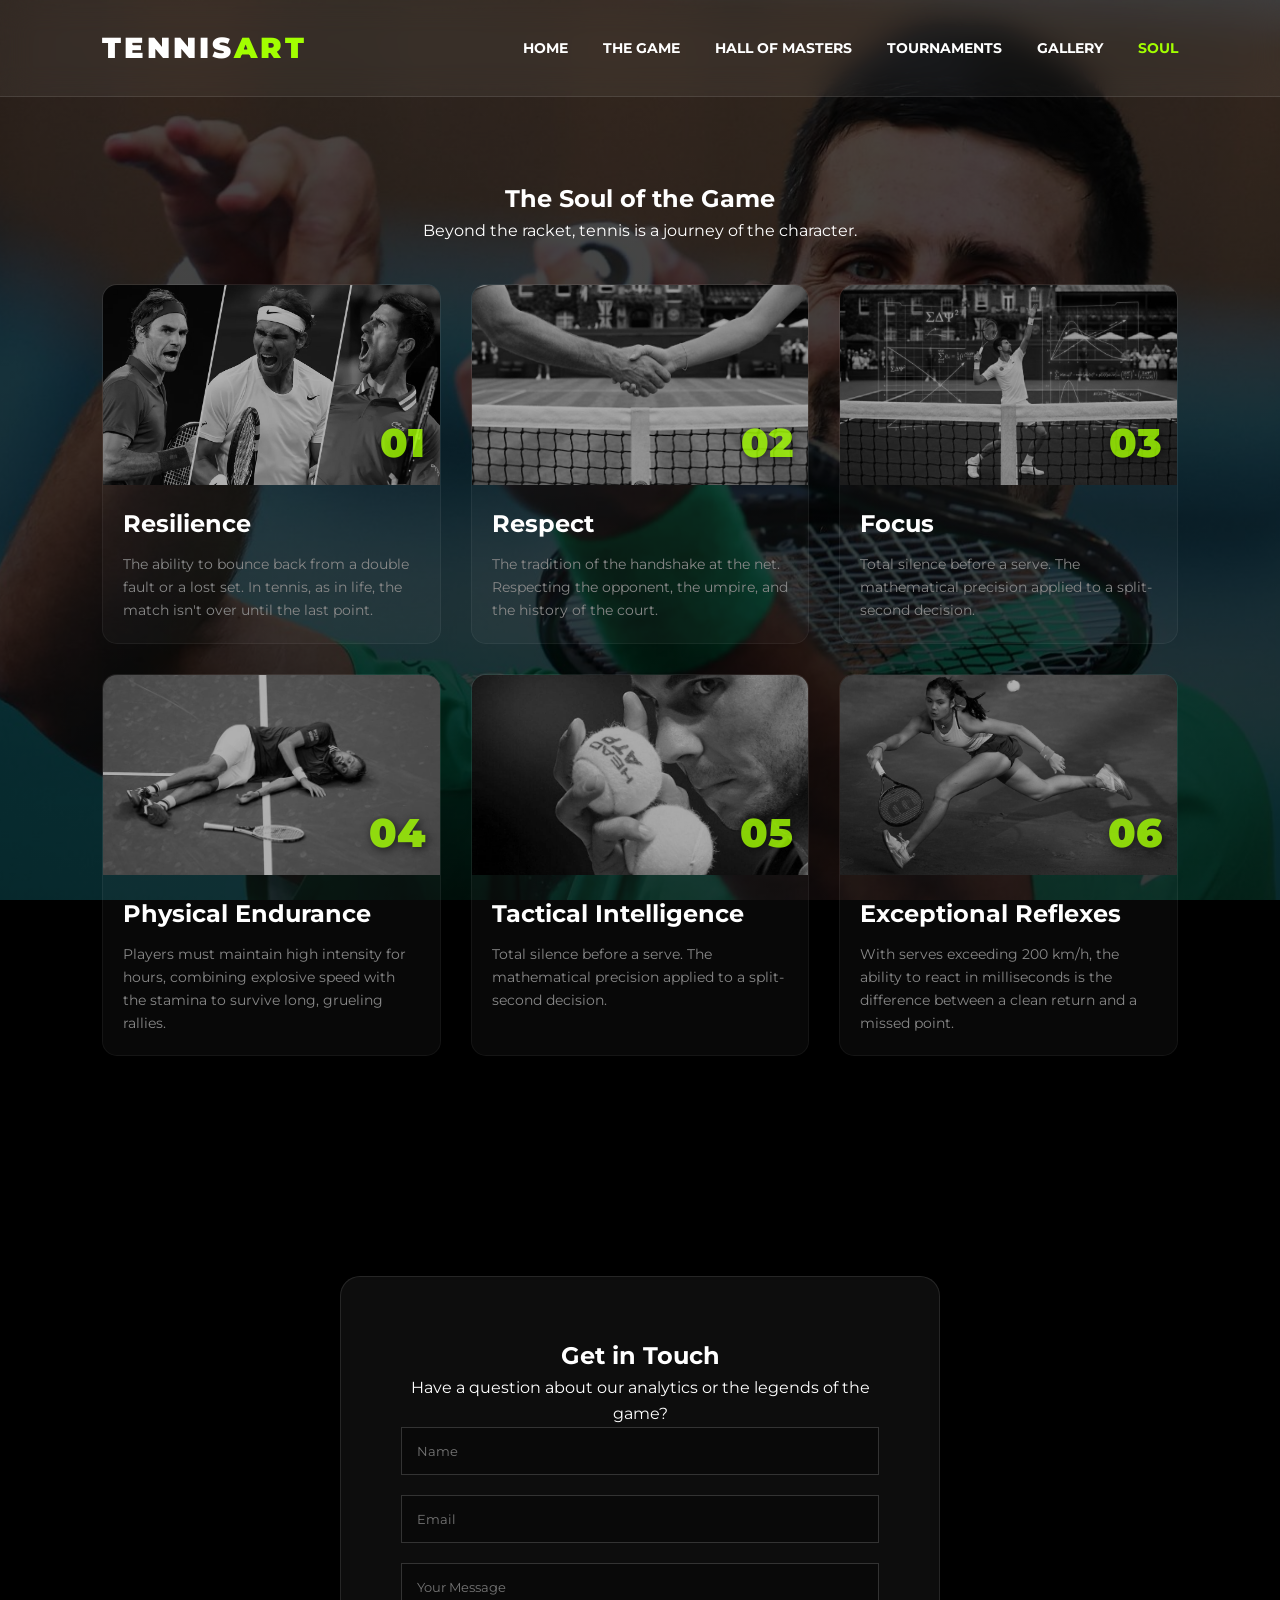
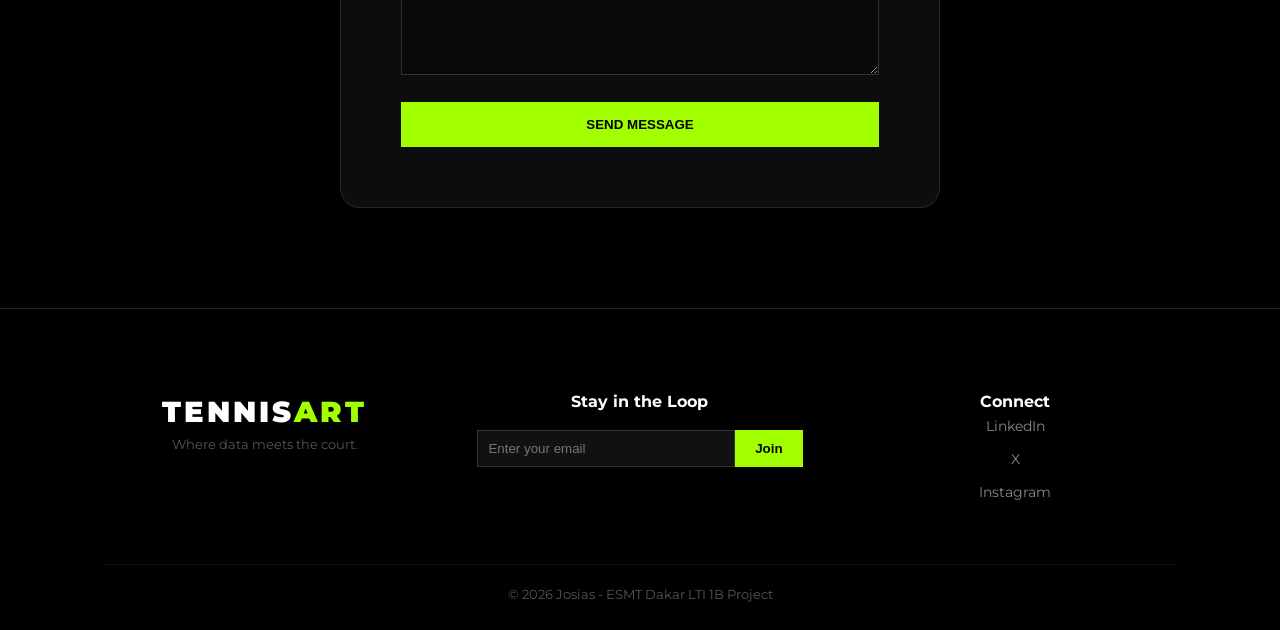
<file: contact.html>
<!DOCTYPE html>
<html lang="en">
<head>
    <meta charset="UTF-8">
    <meta name="viewport" content="width=device-width, initial-scale=1.0">
    <meta name="description" content="Découvrez l'art du tennis à travers une galerie exclusive de moments légendaires, de tournois et de maîtres du jeu.">

    <meta name="keywords" content="Tennis, Galerie, Tournois, Masters, Sport, Portfolio">

    <meta property="og:title" content="TennisArt - L'excellence du tennis">
    <meta property="og:description" content="Une collection visuelle des plus grands moments du tennis mondial.">
    <title>The Soul | Tennis Excellence</title>
    <link rel="stylesheet" href="style.css">
    <link href="https://fonts.googleapis.com/css2?family=Montserrat:wght@300;700;900&display=swap" rel="stylesheet">
</head>
<body>
    <div class="page-bg-visual"></div>
    <header>
        <nav class="navbar">
            <div class="logo">TENNIS<span>ART</span></div>
            <div class="burger" id="burger">
                <span></span>
                <span></span>
                <span></span>
           </div>
            <ul class="nav-links" id="nav-links">
                <li><a href="index.html">Home</a></li>
                <li><a href="thegame.html">The Game</a></li>
                <li><a href="hallofmasters.html">Hall of Masters</a></li>
                <li><a href="tournaments.html">Tournaments</a></li>
                <li><a href="gallery.html">Gallery</a></li>
                <li><a href="contact.html" class="active">Soul</a></li>
            </ul>
        </nav>
    </header>

    <main class="soul-page">
        <section class="values-section">
    <div class="section-intro">
        <h1>The Soul of the <span>Game</span></h1>
        <p>Beyond the racket, tennis is a journey of the character.</p>
    </div>

    <div class="values-grid">
        <div class="value-card">
            <div class="value-image-container">
                <div class="icon">01</div>
                <img src="./assets/images/federer-nadal-djokovic-1.jpg" alt="Resilience">
            </div>
            <h3>Resilience</h3>
            <p>The ability to bounce back from a double fault or a lost set. In tennis, as in life, the match isn't over until the last point.</p>
        </div>

        <div class="value-card">
            <div class="value-image-container">
                <div class="icon">02</div>
                <img src="./assets/images/Screenshot 2026-03-06 012708.jpg" alt="Respect">
            </div>
            <h3>Respect</h3>
            <p>The tradition of the handshake at the net. Respecting the opponent, the umpire, and the history of the court.</p>
        </div>

        <div class="value-card">
            <div class="value-image-container">
                <div class="icon">03</div>
                <img src="./assets/images/Screenshot 2026-03-06 012924.jpg" alt="Focus">
            </div>
            <h3>Focus</h3>
            <p>Total silence before a serve. The mathematical precision applied to a split-second decision.</p>
        </div>
        <div class="value-card">
            <div class="value-image-container">
                <div class="icon">04</div>
                <img src="./assets/images/bddedccc698d6fcb434c7beab1f583b1.jpg" alt="Focus">
            </div>
            <h3>Physical Endurance</h3>
            <p>Players must maintain high intensity for hours, combining explosive speed with the stamina to survive long, grueling rallies.</p>
        </div>
        <div class="value-card">
            <div class="value-image-container">
                <div class="icon">05</div>
                <img src="./assets/images/765b0376fe409e193bb8d04f63bb02c4.jpg" alt="Focus">
            </div>
            <h3>Tactical Intelligence</h3>
            <p>Total silence before a serve. The mathematical precision applied to a split-second decision.</p>
        </div>
        <div class="value-card">
            <div class="value-image-container">
                <div class="icon">06</div>
                <img src="./assets/images/a2290f6eb23b2946c9d8c5043606f47c.jpg" alt="Focus">
            </div>
            <h3>Exceptional Reflexes</h3>
            <p>With serves exceeding 200 km/h, the ability to react in milliseconds is the difference between a clean return and a missed point.</p>
        </div>
    </div>
</section>
        <section class="contact-wrapper">
            <div class="contact-card">
                <h2>Get in Touch</h2>
                <p>Have a question about our analytics or the legends of the game?</p>
                
                <form id="tennis-form">
                    <div class="input-group">
                        <input type="text" placeholder="Name" required>
                    </div>
                    <div class="input-group">
                        <input type="email" placeholder="Email" required>
                    </div>
                    <div class="input-group">
                        <textarea placeholder="Your Message" rows="5" required></textarea>
                    </div>
                    <button type="submit" class="soul-button">Send Message</button>
                </form>
            </div>
        </section>
    </main>

    <footer class="pro-footer">
        <div class="footer-grid">
            <div class="footer-brand">
                <div class="logo">TENNIS<span>ART</span></div>
                <p>Where data meets the court.</p>
            </div>
            
            <div class="footer-newsletter">
                <h4>Stay in the Loop</h4>
                <div class="newsletter-form">
                    <input type="email" placeholder="Enter your email">
                    <button>Join</button>
                </div>
            </div>

            <div class="footer-social">
                <h4>Connect</h4>
                <div class="social-icons">
                    <a href="#">LinkedIn</a>
                    <a href="#">X</a>
                    <a href="#">Instagram</a>
                </div>
            </div>
        </div>
        <div class="footer-bottom">
            <p>&copy; 2026 Josias - ESMT Dakar LTI 1B Project</p>
        </div>
    </footer>
   <script>
        const burger = document.getElementById('burger');
        const navLinks = document.getElementById('nav-links');

        
        if (burger && navLinks) {
            burger.addEventListener('click', () => {
                
                navLinks.classList.toggle('active');
                burger.classList.toggle('toggle');
            });
        }
    </script>

    
</body>
</html>
</file>
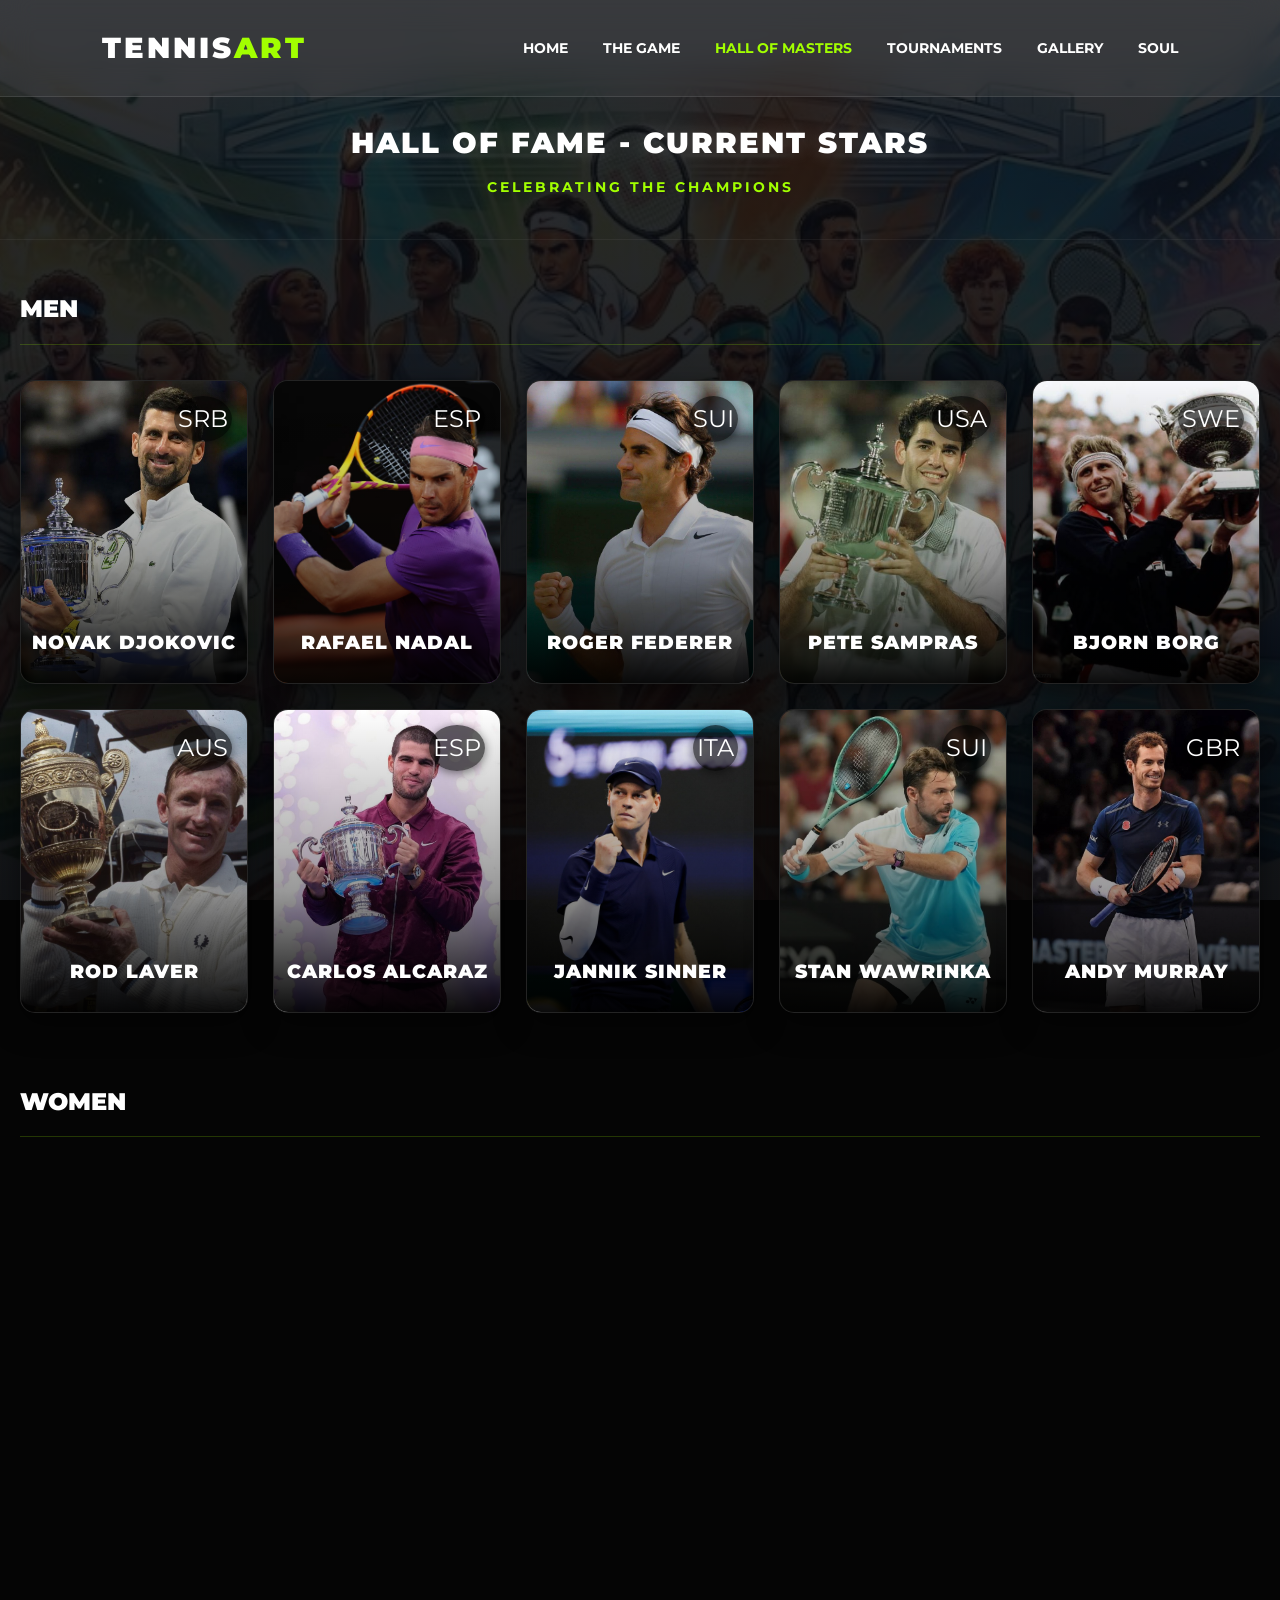
<file: hallofmasters.html>
<!DOCTYPE html>
<html lang="fr">
<head>
    <meta charset="UTF-8">
    <meta name="viewport" content="width=device-width, initial-scale=1.0">
    <meta name="description" content="Découvrez l'art du tennis à travers une galerie exclusive de moments légendaires, de tournois et de maîtres du jeu.">

    <meta name="keywords" content="Tennis, Galerie, Tournois, Masters, Sport, Portfolio">

    <meta property="og:title" content="TennisArt - L'excellence du tennis">
    <meta property="og:description" content="Une collection visuelle des plus grands moments du tennis mondial.">
    <title>Hall of Fame | Legends</title>
    <link href="https://fonts.googleapis.com/css2?family=Montserrat:wght@300;500;700;900&display=swap" rel="stylesheet">
    <link rel="stylesheet" href="style.css">
</head>
<body class="hall-page">

    <div class="premium-bg"></div>

    <header>
        <nav class="navbar">
            <div class="logo">TENNIS<span>ART</span></div>
            <div class="burger" id="burger">
                <span></span>
                <span></span>
                <span></span>
           </div>
            <ul class="nav-links" id="nav-links">
                <li><a href="index.html">Home</a></li>
                <li><a href="thegame.html">The Game</a></li>
                <li><a href="hallofmasters.html" class="active">Hall of Masters</a></li>
                <li><a href="tournaments.html">Tournaments</a></li>
                <li><a href="gallery.html">Gallery</a></li>
                <li><a href="contact.html">Soul</a></li>
            </ul>
        </nav>
    </header>

    <header class="hall-header">
        <h1>HALL OF FAME - CURRENT STARS</h1>
        <p>CELEBRATING THE CHAMPIONS</p>
    </header>
    <main class="hall-container">

        <section class="category-section">
            <div class="section-title-wrapper">
                <h2>MEN</h2>
            </div>

            <div class="legends-grid">
            
                <div class="legend-card">
                    <div class="card-inner">
                        <div class="card-front">
                            <div class="card-image" style="background-image: url('./assets/images/Novak-Djokovic-Serbia-US-Open-2023.jpg');"></div>
                            <div class="flag">SRB</div>
                            <div class="player-name">NOVAK DJOKOVIC</div>
                        </div>
                        <div class="card-back">
                            <h4>24 Grand Slams Titles</h4>
                            <div class="trophies">🏆🏆🏆</div>
                            <p class="quote">"I think there's no such thing as impossible if you really want something."</p>
                            <span class="quote-author">- NOVAK DJOKOVIC</span>
                        </div>
                    </div>
                </div>

            <div class="legend-card">
                <div class="card-inner">
                    <div class="card-front">
                        <div class="card-image" style="background-image: url('./assets/images/square.jpg');"></div>
                        <div class="flag">ESP</div>
                        <div class="player-name">RAFAEL NADAL</div>
                    </div>
                    <div class="card-back">
                        <h4>22 TITRES DE GRAND CHELEM</h4>
                        <div class="trophies">🏆🏆🏆</div>
                        <p class="quote">"I play every point as if my life depends on it."</p>
                        <span class="quote-author">- RAFAEL NADAL</span>
                    </div>
                </div>
            </div>

            <div class="legend-card">
                <div class="card-inner">
                    <div class="card-front">
                        <div class="card-image" style="background-image: url('./assets/images/614BifLtcEL\ \(1\).jpg');"></div>
                        <div class="flag">SUI</div>
                        <div class="player-name">ROGER FEDERER</div>
                    </div>
                    <div class="card-back">
                        <h4>20 TITRES DE GRAND CHELEM</h4>
                        <div class="trophies">🏆🏆🏆</div>
                        <p class="quote">"There is no way around hard work. Embrace it."</p>
                        <span class="quote-author">- ROGER FEDERER</span>
                    </div>
                </div>
            </div>

            <div class="legend-card">
                <div class="card-inner">
                    <div class="card-front">
                        <div class="card-image" style="background-image: url('./assets/images/bf5ba65b321f3d5ad77684252b36dac5.jpg');"></div>
                        <div class="flag">USA</div>
                        <div class="player-name">PETE SAMPRAS</div>
                    </div>
                    <div class="card-back">
                        <h4>14 TITRES DE GRAND CHELEM</h4>
                        <div class="trophies">🏆🏆🏆</div>
                        <p class="quote">"I let my racket do the talking."</p>
                        <span class="quote-author">- PETE SAMPRAS</span>
                    </div>
                </div>
            </div>

            <div class="legend-card">
                <div class="card-inner">
                    <div class="card-front">
                        <div class="card-image" style="background-image: url('./assets/images/690abd903ca57661b374df9d830f9293.jpg');"></div>
                        <div class="flag">SWE</div>
                        <div class="player-name">BJORN BORG</div>
                    </div>
                    <div class="card-back">
                        <h4>11 TITRES DE GRAND CHELEM</h4>
                        <div class="trophies">🏆🏆🏆</div>
                        <p class="quote">"My greatest weapon is my mind."</p>
                        <span class="quote-author">- BJORN BORG</span>
                    </div>
                </div>
            </div>

            <div class="legend-card">
                <div class="card-inner">
                    <div class="card-front">
                        <div class="card-image" style="background-image: url('./assets/images/3040.jpg');"></div>
                        <div class="flag">AUS</div>
                        <div class="player-name">ROD LAVER</div>
                    </div>
                    <div class="card-back">
                        <h4>11 Grand Slams Titles</h4>
                        <div class="trophies">🏆🏆🏆</div>
                        <p class="quote">"The time to win is now."</p>
                        <span class="quote-author">- ROD LAVER</span>
                    </div>
                </div>
            </div>

            <div class="legend-card">
                <div class="card-inner">
                    <div class="card-front">
                        <div class="card-image" style="background-image: url('./assets/images/16008f42dd20e9bb5968e09f52f96c43.jpg');"></div>
                        <div class="flag">ESP</div>
                        <div class="player-name">CARLOS ALCARAZ</div>
                    </div>
                    <div class="card-back">
                        <h4>7 Grand Slams Titles</h4>
                        <div class="trophies">🏆🏆🏆</div>
                        <p class="quote">"I play for the people, to make them enjoy the match."</p>
                        <span class="quote-author">- CARLOS ALCARAZ</span>
                    </div>
                </div>
            </div>

            <div class="legend-card">
                <div class="card-inner">
                    <div class="card-front">
                        <div class="card-image" style="background-image: url('./assets/images/cf26d98646a0bfa6606cd97917d84482.jpg');"></div>
                        <div class="flag">ITA</div>
                        <div class="player-name">JANNIK SINNER</div>
                    </div>
                    <div class="card-back">
                        <h4>4 Grand Slams Titles</h4>
                        <div class="trophies">🏆🏆🏆</div>
                        <p class="quote">"I always try to stay calm and find a solution."</p>
                        <span class="quote-author">- JANNIK SINNER</span>
                    </div>
                </div>
            </div>

            <div class="legend-card">
                <div class="card-inner">
                    <div class="card-front">
                        <div class="card-image" style="background-image: url('./assets/images/5969e98c5c9d1b0be7db8ea02c9217a4.jpg');"></div>
                        <div class="flag">SUI</div>
                        <div class="player-name">STAN WAWRINKA</div>
                    </div>
                    <div class="card-back">
                        <h4>3 Grand Slams Titles</h4>
                        <div class="trophies">🏆🏆🏆</div>
                        <p class="quote">"Ever tried. Ever failed. No matter. Try again. Fail again. Fail better."</p>
                        <span class="quote-author">- STAN WAWRINKA</span>
                    </div>
                </div>
            </div>

            <div class="legend-card">
                <div class="card-inner">
                    <div class="card-front">
                        <div class="card-image" style="background-image: url('./assets/images/3b48b60cb1b8310cc7799e6b61164c8b.jpg');"></div>
                        <div class="flag">GBR</div>
                        <div class="player-name">ANDY MURRAY</div>
                    </div>
                    <div class="card-back">
                        <h4>3 Grand Slams Titles</h4>
                        <div class="trophies">🏆🏆🏆</div>
                        <p class="quote">"In tennis, it is not the opponent you fear, it is the failure itself."</p>
                        <span class="quote-author">- ANDY MURRAY</span>
                    </div>
                </div>
            </div>

        </div>
    </section>

    <section class="category-section">
        <div class="section-title-wrapper">
            <h2>WOMEN</h2>
        </div>

        <div class="legends-grid">
            
            <div class="legend-card">
                <div class="card-inner">
                    <div class="card-front">
                        <div class="card-image" style="background-image: url('./assets/images/6860fa9152e5b81c2f30fd7a70b12d0e.jpg');"></div>
                        <div class="flag">AUS</div>
                        <div class="player-name">MARGARET COURT</div>
                    </div>
                    <div class="card-back">
                        <h4>24 Grand Slams Titles</h4>
                        <div class="trophies">🏆🏆🏆</div>
                        <p class="quote">"I always believed I could win."</p>
                        <span class="quote-author">- MARGARET COURT</span>
                    </div>
                </div>
            </div>

            <div class="legend-card">
                <div class="card-inner">
                    <div class="card-front">
                        <div class="card-image" style="background-image: url('./assets/images/6854271573544dcc2ccf9b28e118a6d5.jpg');"></div>
                        <div class="flag">USA</div>
                        <div class="player-name">SERENA WILLIAMS</div>
                    </div>
                    <div class="card-back">
                        <h4>23 TITRES DE GRAND CHELEM</h4>
                        <div class="trophies">🏆🏆🏆</div>
                        <p class="quote">"I've grown most not from victories, but setbacks."</p>
                        <span class="quote-author">- SERENA WILLIAMS</span>
                    </div>
                </div>
            </div>

            <div class="legend-card">
                <div class="card-inner">
                    <div class="card-front">
                        <div class="card-image" style="background-image: url('./assets/images/Steffi-Graf.jpg');"></div>
                        <div class="flag">GER</div>
                        <div class="player-name">STEFFI GRAF</div>
                    </div>
                    <div class="card-back">
                        <h4>22 TITRES DE GRAND CHELEM</h4>
                        <div class="trophies">🏆🏆🏆</div>
                        <p class="quote">"You can't measure success if you have never failed."</p>
                        <span class="quote-author">- STEFFI GRAF</span>
                    </div>
                </div>
            </div>

            <div class="legend-card">
                <div class="card-inner">
                    <div class="card-front">
                        <div class="card-image" style="background-image: url('./assets/images/3bf65e0d9b5969f0b22ee7a81dea2de1.jpg');"></div>
                        <div class="flag">USA</div>
                        <div class="player-name">MARTINA NAVRATILOVA</div>
                    </div>
                    <div class="card-back">
                        <h4>18 TITRES DE GRAND CHELEM</h4>
                        <div class="trophies">🏆🏆🏆</div>
                        <p class="quote">"Whoever said, 'It's not whether you win or lose that counts,' probably lost."</p>
                        <span class="quote-author">- MARTINA NAVRATILOVA</span>
                    </div>
                </div>
            </div>

            <div class="legend-card">
                <div class="card-inner">
                    <div class="card-front">
                        <div class="card-image" style="background-image: url('./assets/images/82c998e5f1271000cb7cde92b8b77366.jpg');"></div>
                        <div class="flag">USA</div>
                        <div class="player-name">CHRIS EVERT</div>
                    </div>
                    <div class="card-back">
                        <h4>18 TITRES DE GRAND CHELEM</h4>
                        <div class="trophies">🏆🏆🏆</div>
                        <p class="quote">"There were times when deep down I wanted to win so badly I could actually taste it."</p>
                        <span class="quote-author">- CHRIS EVERT</span>
                    </div>
                </div>
            </div>

            <div class="legend-card">
                <div class="card-inner">
                    <div class="card-front">
                        <div class="card-image" style="background-image: url('./assets/images/3ee4c97e4ad6db2b808eb09753c2437e.jpg');"></div>
                        <div class="flag">USA</div>
                        <div class="player-name">BILLIE JEAN KING</div>
                    </div>
                    <div class="card-back">
                        <h4>12 Grand Slams Titles</h4>
                        <div class="trophies">🏆🏆🏆</div>
                        <p class="quote">"Champions keep playing until they get it right."</p>
                        <span class="quote-author">- BILLIE JEAN KING</span>
                    </div>
                </div>
            </div>

            <div class="legend-card">
                <div class="card-inner">
                    <div class="card-front">
                        <div class="card-image" style="background-image: url('./assets/images/4f209f6dd8bea740d95b6730f8755ab6.jpg');"></div>
                        <div class="flag">USA</div>
                        <div class="player-name">VENUS WILLIAMS</div>
                    </div>
                    <div class="card-back">
                        <h4>7 Grand Slams Titles</h4>
                        <div class="trophies">🏆🏆🏆</div>
                        <p class="quote">"You win or lose the match before you even go out there."</p>
                        <span class="quote-author">- VENUS WILLIAMS</span>
                    </div>
                </div>
            </div>

            <div class="legend-card">
                <div class="card-inner">
                    <div class="card-front">
                        <div class="card-image" style="background-image: url('./assets/images/abf2b2c4858234d942ea291d491f084f.jpg');"></div>
                        <div class="flag">POL</div>
                        <div class="player-name">IGA SWIATEK</div>
                    </div>
                    <div class="card-back">
                        <h4>5 Grand Slams Titles</h4>
                        <div class="trophies">🏆🏆🏆</div>
                        <p class="quote">"I want to be consistent, and I want to be the best."</p>
                        <span class="quote-author">- IGA SWIATEK</span>
                    </div>
                </div>
            </div>

            <div class="legend-card">
                <div class="card-inner">
                    <div class="card-front">
                        <div class="card-image" style="background-image: url('./assets/images/ddbf26b7beace915faea0402a6a4b0da.jpg');"></div>
                        <div class="flag">JPN</div>
                        <div class="player-name">NAOMI OSAKA</div>
                    </div>
                    <div class="card-back">
                        <h4>4 Grand Slams Titles</h4>
                        <div class="trophies">🏆🏆🏆</div>
                        <p class="quote">"I don't think you can win a Grand Slam without being a little bit crazy."</p>
                        <span class="quote-author">- NAOMI OSAKA</span>
                    </div>
                </div>
            </div>

            <div class="legend-card">
                <div class="card-inner">
                    <div class="card-front">
                        <div class="card-image" style="background-image: url('./assets/images/6b73d545bcafbac5293203db79f37a13.jpg');"></div>
                        <div class="flag">BLR</div>
                        <div class="player-name">ARYNA SABALENKA</div>
                    </div>
                    <div class="card-back">
                        <h4>3 Grand Slams Titles</h4>
                        <div class="trophies">🏆🏆🏆</div>
                        <p class="quote">"I just try to focus on myself and fight for every point."</p>
                        <span class="quote-author">- ARYNA SABALENKA</span>
                    </div>
                </div>
            </div>

        </div>
    </section>

</main>
 <script>
        const burger = document.getElementById('burger');
        const navLinks = document.getElementById('nav-links');

        
        if (burger && navLinks) {
            burger.addEventListener('click', () => {
                
                navLinks.classList.toggle('active');
                burger.classList.toggle('toggle');
            });
        }
    </script>   
</body>
</html>
</file>
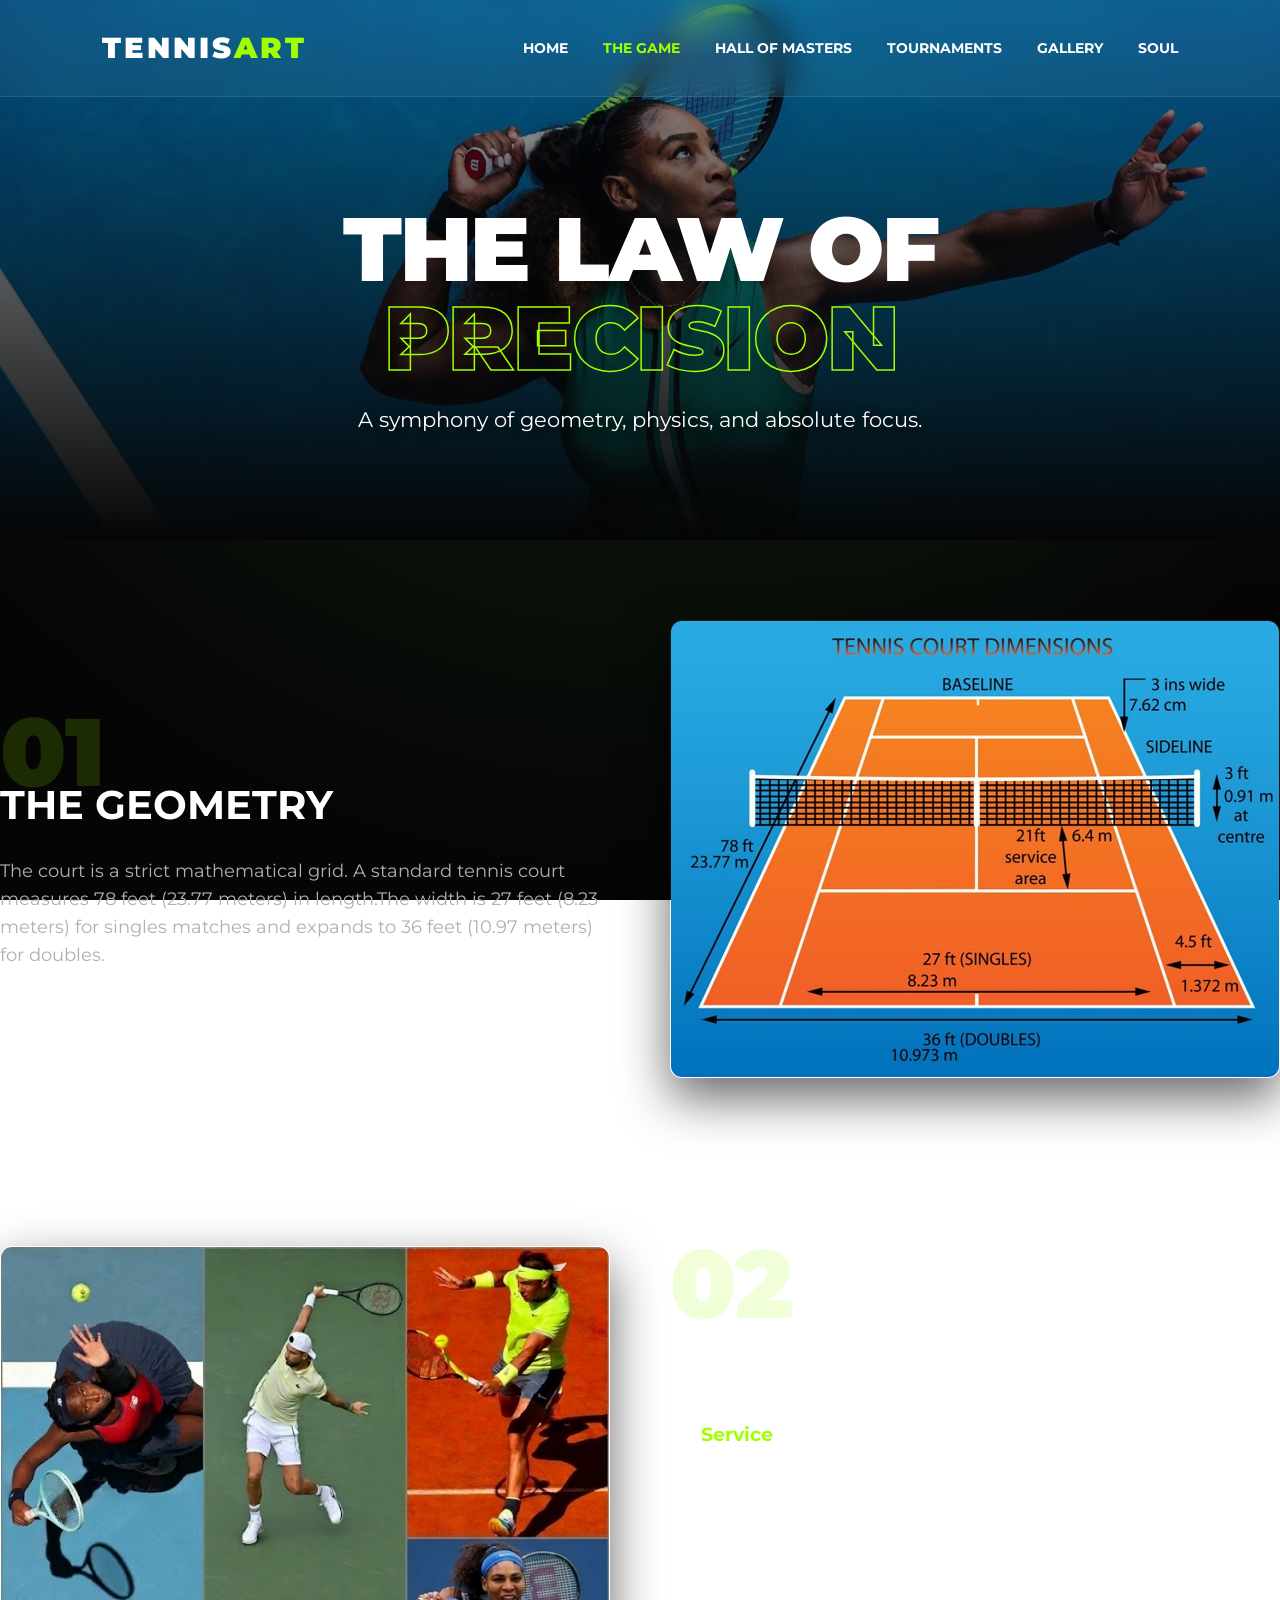
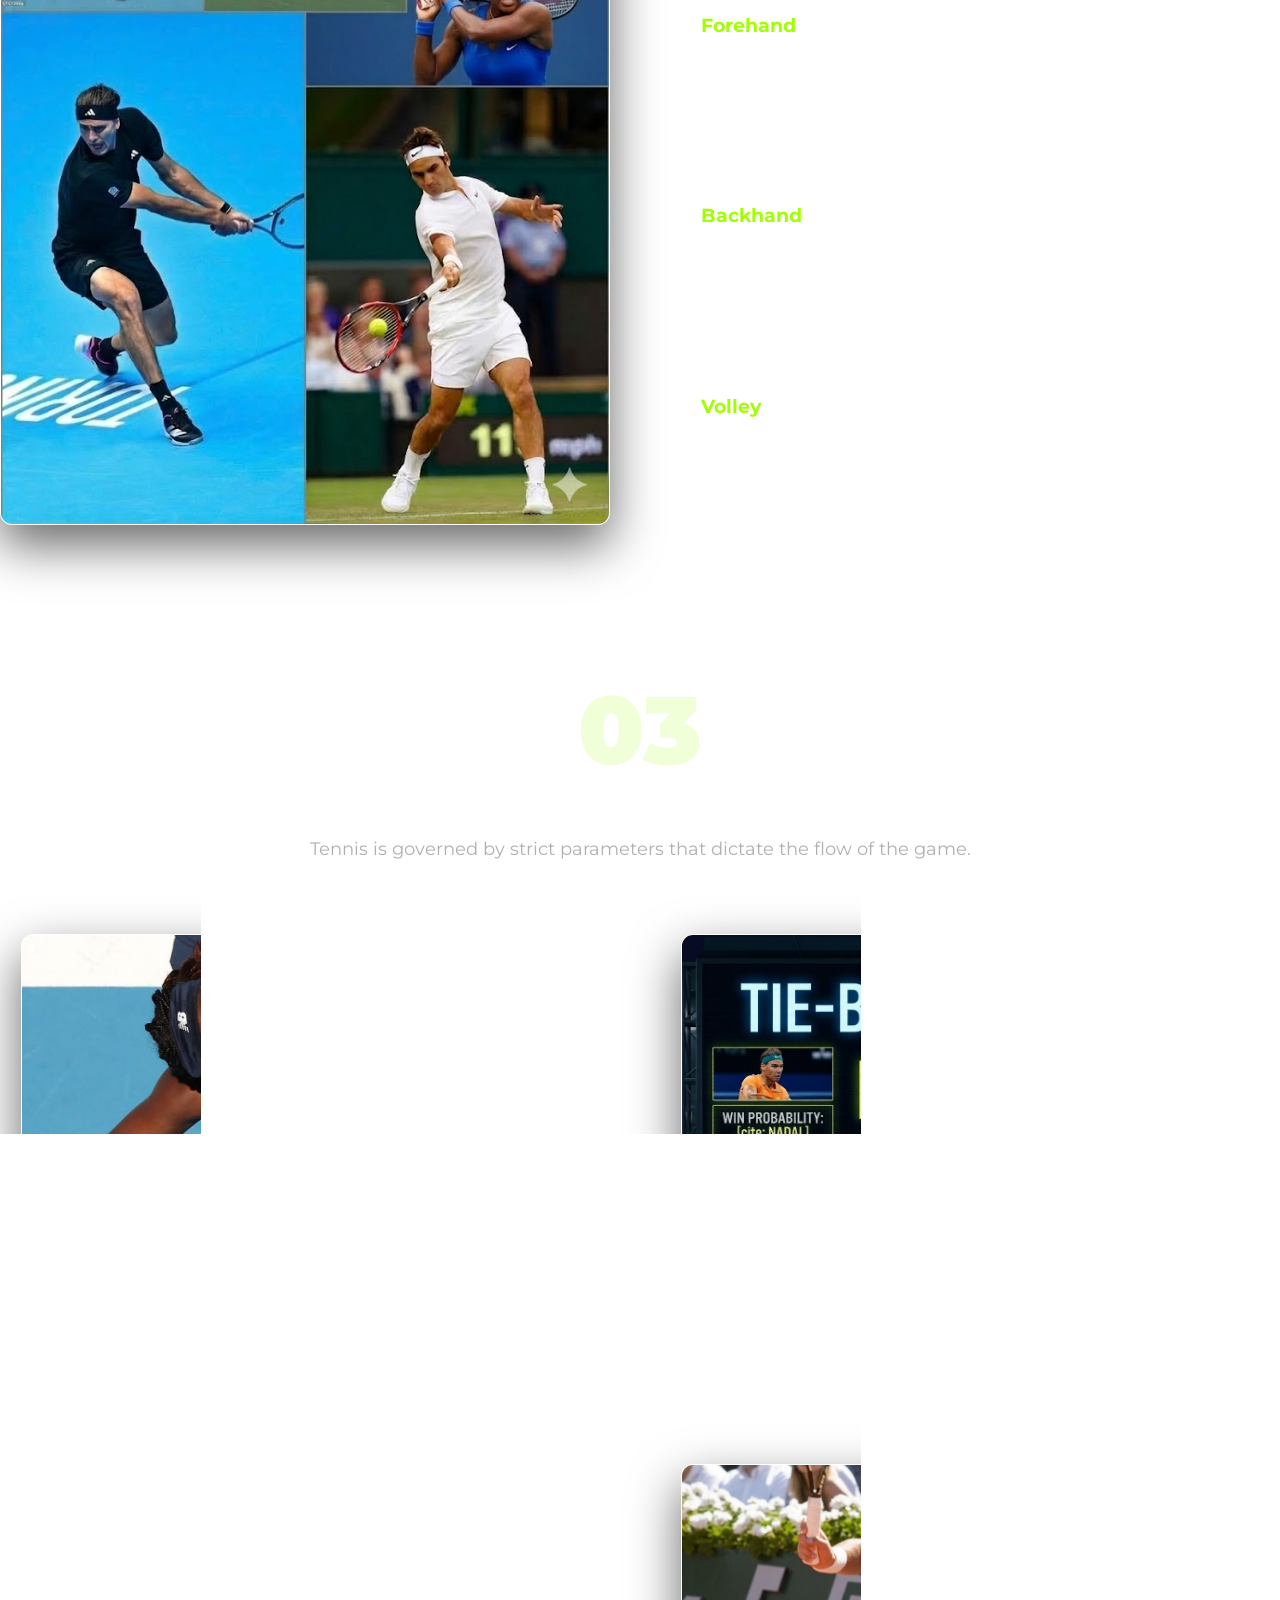
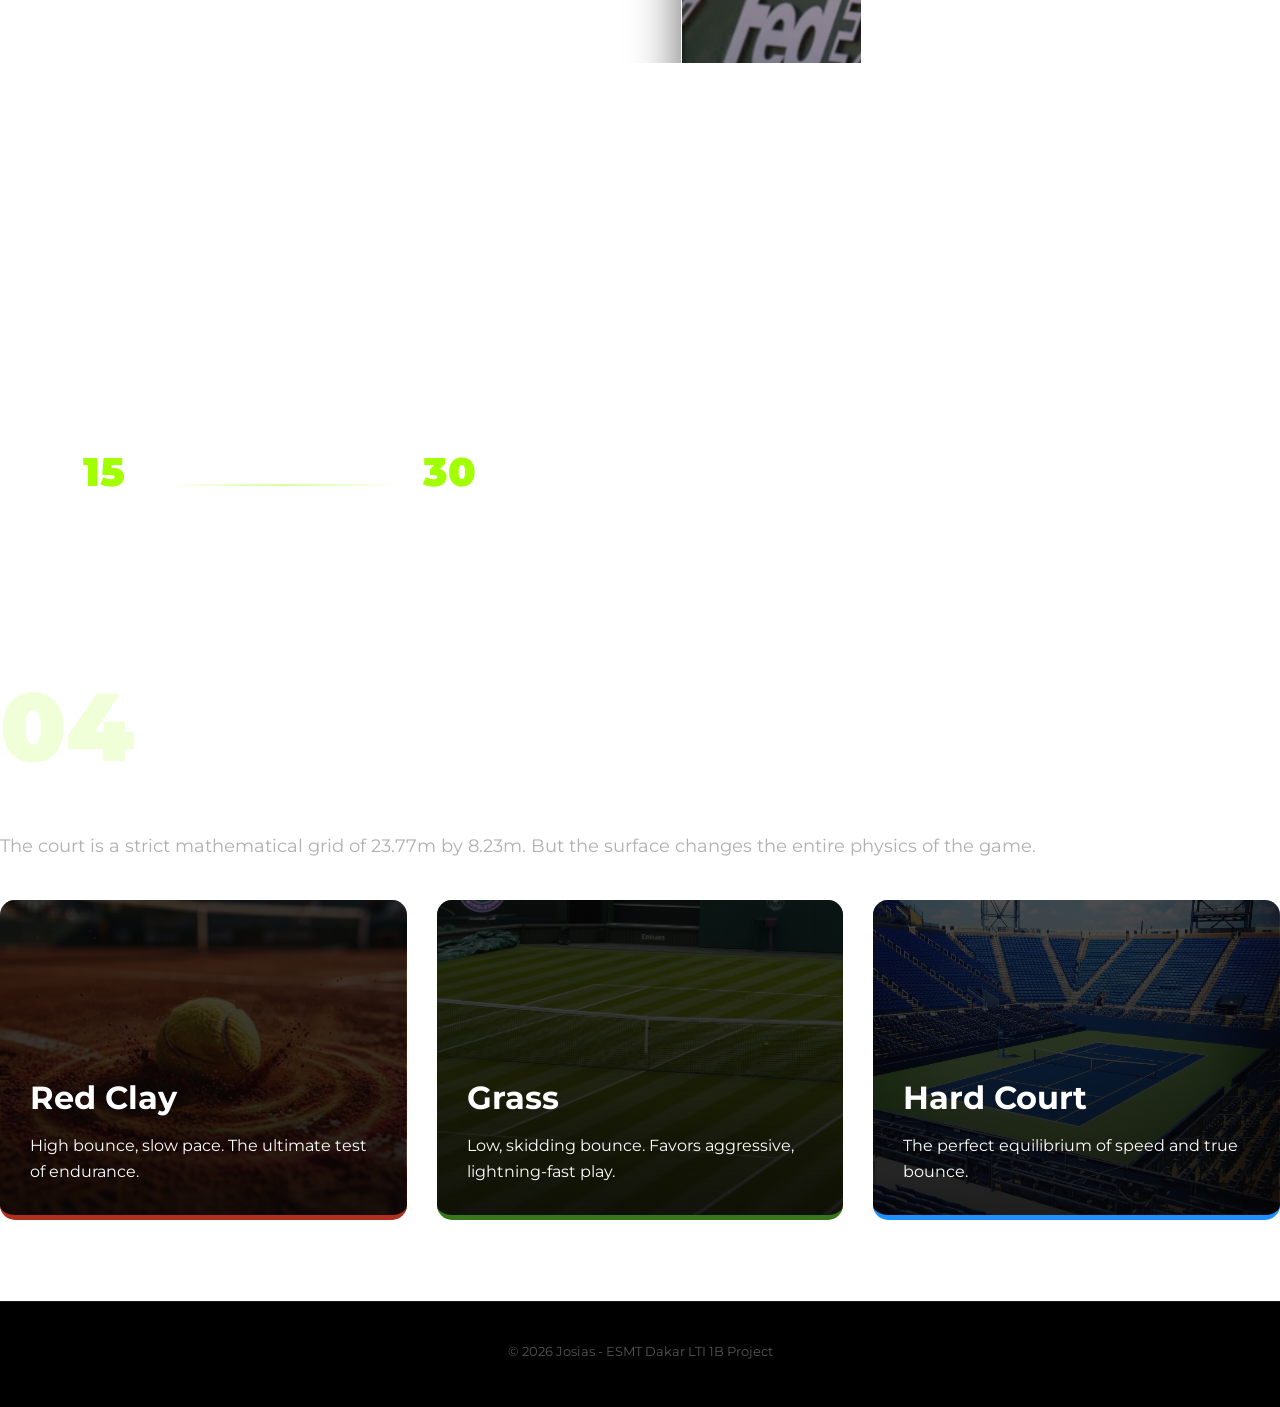
<file: thegame.html>
<!DOCTYPE html>
<html lang="en">
<head>
    <meta charset="UTF-8">
    <meta name="viewport" content="width=device-width, initial-scale=1.0">
    <meta name="description" content="Découvrez l'art du tennis à travers une galerie exclusive de moments légendaires, de tournois et de maîtres du jeu.">

    <meta name="keywords" content="Tennis, Galerie, Tournois, Masters, Sport, Portfolio">

    <meta property="og:title" content="TennisArt - L'excellence du tennis">
    <meta property="og:description" content="Une collection visuelle des plus grands moments du tennis mondial.">
    <title>The Science & Rules | TennisArt</title>
    <link href="https://fonts.googleapis.com/css2?family=Montserrat:wght@300;500;700;900&display=swap" rel="stylesheet">
    <link rel="stylesheet" href="style.css">
</head>
<body class="rules-page">

    <header>
       <nav class="navbar">
            <div class="logo">TENNIS<span>ART</span></div>
            <div class="burger" id="burger">
                <span></span>
                <span></span>
                <span></span>
           </div>
            <ul class="nav-links" id="nav-links">
                <li><a href="index.html">Home</a></li>
                <li><a href="thegame.html" class="active">The Game</a></li>
                <li><a href="hallofmasters.html">Hall of Masters</a></li>
                <li><a href="tournaments.html">Tournaments</a></li>
                <li><a href="gallery.html">Gallery</a></li>
                <li><a href="contact.html">Soul</a></li>
            </ul>
        </nav>
    </header>

    <section class="rules-hero animate-on-scroll" style="background-image: linear-gradient(to bottom, rgba(5,5,5,0.3), var(--bg-dark)), url('./assets/images/serena-williams-dedicates-win-to-moms.jpg');">
        <div class="hero-text-large">
            <h1>THE LAW OF<br><span>PRECISION</span></h1>
            <p>A symphony of geometry, physics, and absolute focus.</p>
        </div>
    </section>

    <section class="editorial-section container">
        <div class="editorial-grid">
            <div class="editorial-text animate-on-scroll">
                <span class="big-number">01</span>
                <h2>THE GEOMETRY</h2>
                <p>The court is a strict mathematical grid. A standard tennis court measures 78 feet (23.77 meters) in length.The width is 27 feet (8.23 meters) for singles matches and expands to 36 feet (10.97 meters) for doubles.</p>
            </div>
            
            <div class="image-showcase animate-on-scroll delay-1">
                <img src="./assets/images/a97ff9f36c00f90c9b07881d59d30c75.jpg" class="premium-img" alt="Dimensions du court de tennis">
            </div>
        </div>
    </section>

    <section class="editorial-section container">
        <div class="editorial-grid reverse-mobile">
            <div class="image-showcase animate-on-scroll">
                <img src="./assets/images/unnamed (2).jpg" class="premium-img" alt="Rebond et coups de tennis">
            </div>

            <div class="editorial-text animate-on-scroll delay-1">
                <span class="big-number">02</span>
                <h2>STROKES</h2>
            
                <div class="arsenal-grid-small mt-4">
                    <div class="glass-box tilt-card">
                        <h3>Service</h3>
                        <p>The overhead starting shot that uses height and power to launch the ball into the opponent's service box.</p>
                    </div>
                    <div class="glass-box tilt-card">
                        <h3>Forehand</h3>
                        <p>A dominant swing from your natural side, designed to dictate the game with speed and heavy topspin.</p>
                    </div>
                    <div class="glass-box tilt-card">
                        <h3>Backhand</h3>
                        <p>A stroke on the opposite side using one hand for reach or two hands for more control and stability.</p>
                    </div>
                    <div class="glass-box tilt-card">
                        <h3>Volley</h3>
                        <p>A quick, short punch hit before the ball bounces, used at the net to finish the point instantly.</p>
                    </div>
                </div>
            </div>
        </div>
    </section>

    <section class="editorial-section container" style="padding-bottom: 20px;">
        <div class="editorial-text center-text animate-on-scroll">
            <span class="big-number">03</span>
            <h2>THE ABSOLUTE LAWS</h2>
            <p>Tennis is governed by strict parameters that dictate the flow of the game.</p>
        </div>
        
        <div class="rules-duo-grid animate-on-scroll delay-1">
            <div class="rule-card glass-box">
                <img src="./assets/images/2d92b4d5004a319cadc8fe75d11700a2.jpg" class="premium-img" alt="Le Service">
                <div class="rule-content">
                    <h3>I. The Serve & Faults</h3>
                    <p>The server must hit the ball into the diagonally opposite service box without touching the net or stepping over the baseline. Two failed attempts result in a double fault, gifting the point to the opponent.</p>
                </div>
            </div>
            
             <div class="rule-card glass-box">
                <img src="./assets/images/unnamed (4).jpg" class="premium-img" alt="Les Limites">
                <div class="rule-content">
                    <h3>II. The Tie-Break</h3>
                    <p>A special game played at 6-6 in a set to decide the winner, where the first player to reach 7 points with a 2-point lead wins.</p>
                </div>
            </div>

             <div class="rule-card glass-box">
                <img src="./assets/images/hmYahMBgr9zA6994K34JCR.png" class="premium-img" alt="Les Limites">
                <div class="rule-content">
                    <h3>III. The Hawk-Eye</h3>
                    <p>A high-tech tracking system that uses multiple cameras to determine with millimeter precision if a ball is "in" or "out. If the ball touches even a millimeter of the boundary line, it is considered "In" but it must be hit back before it bounces a second time on the ground.</p>
                </div>
            </div>
             <div class="rule-card glass-box">
                <img src="./assets/images/unnamed (5).jpg" class="premium-img" alt="Les Limites">
                <div class="rule-content">
                    <h3>IV. Net Touch Rule</h3>
                    <p>If a player, their racket, or their clothing touches the net or its posts while the ball is still in play, they immediately lose the point.</p>
                </div>
            </div>
        </div>
    </section>

    <section class="editorial-section container" style="margin-bottom: 20px; border-bottom: none; padding-top: 20px;">
        <div class="glass-box scoring-logic animate-on-scroll">
            <div class="score-step"><span>15</span><p>First Strike</p></div>
            <div class="score-line"></div>
            <div class="score-step"><span>30</span><p>Building</p></div>
            <div class="score-line"></div>
            <div class="score-step"><span>40</span><p>Pressure</p></div>
            <div class="score-line"></div>
            <div class="score-step target"><span>GAME</span><p>Margin of 2</p></div>
        </div>
    </section>

    <section class="editorial-section container" style="padding-top: 20px;">
        <div class="editorial-text animate-on-scroll">
            <span class="big-number">04</span>
            <h2>THE BATTLEGROUNDS</h2>
            <p>The court is a strict mathematical grid of 23.77m by 8.23m. But the surface changes the entire physics of the game.</p>
        </div>
        
        <div class="surface-grid animate-on-scroll delay-1">
            <div class="surface-card clay" style="background-image: linear-gradient(rgba(5,5,5,0.7), rgba(5,5,5,0.9)), url('./assets/images/gjgfffyuhii98.jpg');">
                <h3>Red Clay</h3>
                <p>High bounce, slow pace. The ultimate test of endurance.</p>
            </div>
            <div class="surface-card grass" style="background-image: linear-gradient(rgba(5,5,5,0.7), rgba(5,5,5,0.9)), url('./assets/images/3776e7d10521dd75c7e66d7f4e9e29d1.jpg');">
                <h3>Grass</h3>
                <p>Low, skidding bounce. Favors aggressive, lightning-fast play.</p>
            </div>
            <div class="surface-card hard" style="background-image: linear-gradient(rgba(5,5,5,0.7), rgba(5,5,5,0.9)), url('./assets/images/1bb5b04018b76d85229822b992ed1625.jpg');">
                <h3>Hard Court</h3>
                <p>The perfect equilibrium of speed and true bounce.</p>
            </div>
        </div>
    </section>

    <footer class="pro-footer" style="border-top: 1px solid rgba(255,255,255,0.1); text-align: center; padding: 40px;">
        <p>&copy; 2026 Josias - ESMT Dakar LTI 1B Project</p>
    </footer>

    <script>

        const observerOptions = { root: null, rootMargin: '0px', threshold: 0.15 };
        const observer = new IntersectionObserver((entries, observer) => {
            entries.forEach(entry => {
                if (entry.isIntersecting) {
                    entry.target.classList.add('is-visible');
                    observer.unobserve(entry.target);
                }
            });
        }, observerOptions);

        document.querySelectorAll('.animate-on-scroll').forEach((elem) => {
            observer.observe(elem);
        });

        const cards = document.querySelectorAll('.tilt-card');
        cards.forEach(card => {
            card.addEventListener('mousemove', e => {
                let rect = card.getBoundingClientRect();
                let x = e.clientX - rect.left; let y = e.clientY - rect.top;
                let rotateX = ((y - rect.height / 2) / (rect.height / 2)) * -12;
                let rotateY = ((x - rect.width / 2) / (rect.width / 2)) * 12;
                card.style.transform = `perspective(1000px) rotateX(${rotateX}deg) rotateY(${rotateY}deg) scale3d(1.02, 1.02, 1.02)`;
            });
            card.addEventListener('mouseleave', () => {
                card.style.transform = `perspective(1000px) rotateX(0deg) rotateY(0deg) scale3d(1, 1, 1)`;
            });
        });
    </script>
    <script>
         const burger = document.getElementById('burger');
        const navLinks = document.getElementById('nav-links');

        
        if (burger && navLinks) {
            burger.addEventListener('click', () => {
                
                navLinks.classList.toggle('active');
                burger.classList.toggle('toggle');
            });
        }
    </script>
</body>
</html>
</file>
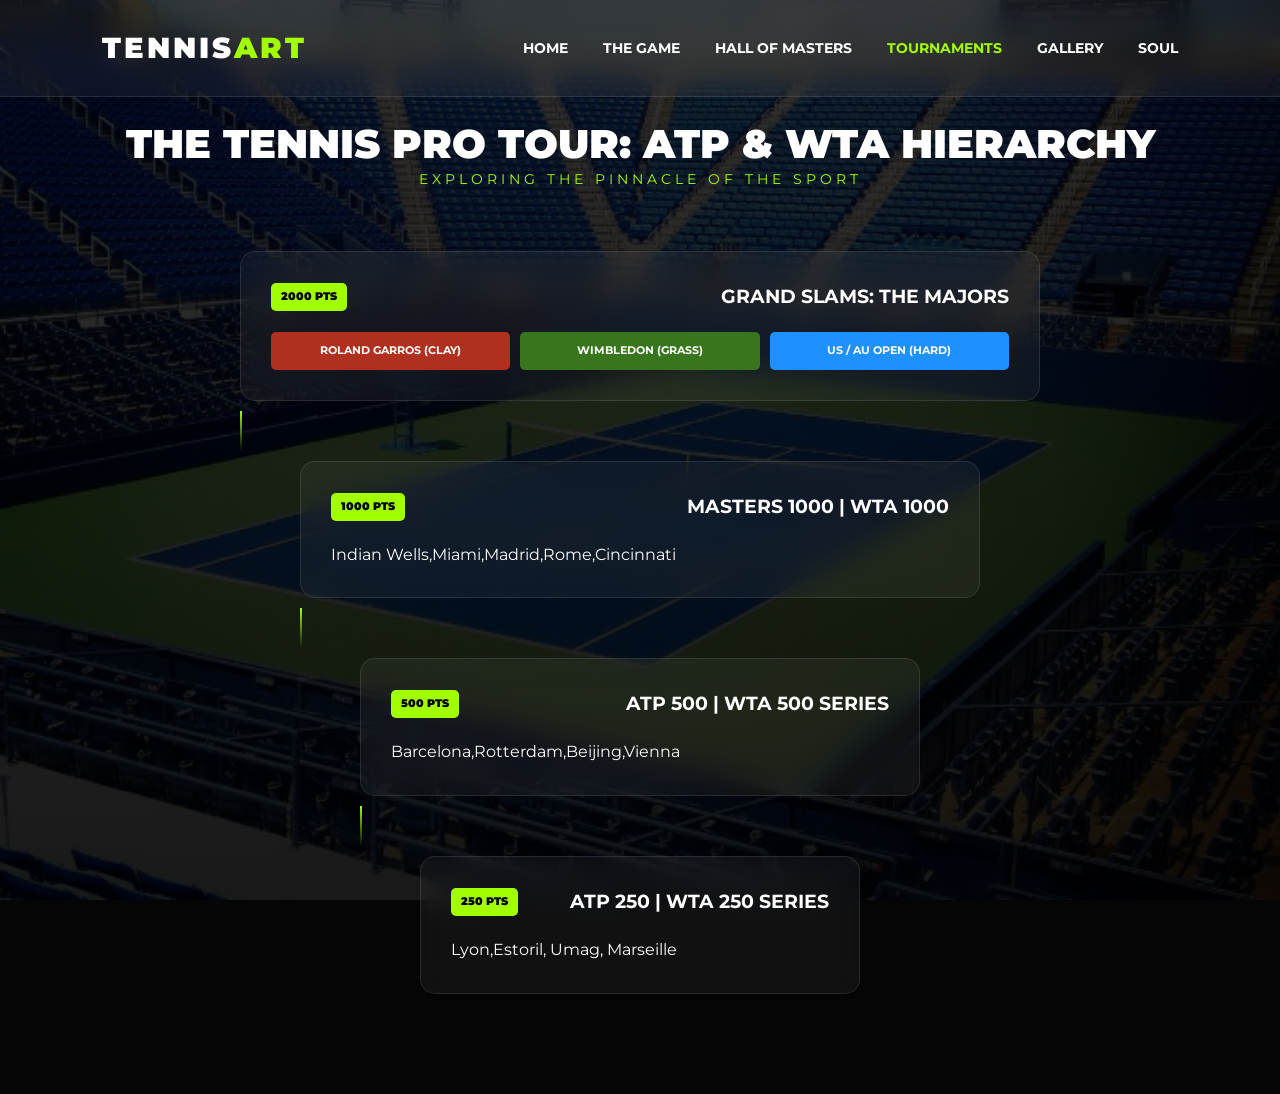
<file: tournaments.html>
<!DOCTYPE html>
<html lang="fr">
<head>
    <meta charset="UTF-8">
    <meta name="viewport" content="width=device-width, initial-scale=1.0">
    <meta name="description" content="Découvrez l'art du tennis à travers une galerie exclusive de moments légendaires, de tournois et de maîtres du jeu.">

    <meta name="keywords" content="Tennis, Galerie, Tournois, Masters, Sport, Portfolio">

    <meta property="og:title" content="TennisArt - L'excellence du tennis">
    <meta property="og:description" content="Une collection visuelle des plus grands moments du tennis mondial.">
    <title>ATP & WTA Hierarchy | The Pyramid</title>
    <link href="https://fonts.googleapis.com/css2?family=Montserrat:wght@300;700;900&display=swap" rel="stylesheet">
    <link rel="stylesheet" href="style.css">
</head>
<body class="tournament-page">

    <div class="bg-fullscreen"></div>

    <header>
        <nav class="navbar">
            <div class="logo">TENNIS<span>ART</span></div>
            <div class="burger" id="burger">
                <span></span>
                <span></span>
                <span></span>
           </div>
            <ul class="nav-links" id="nav-links">
                <li><a href="index.html">Home</a></li>
                <li><a href="thegame.html">The Game</a></li>
                <li><a href="hallofmasters.html">Hall of Masters</a></li>
                <li><a href="tournaments.html" class="active">Tournaments</a></li>
                <li><a href="gallery.html">Gallery</a></li>
                <li><a href="contact.html">Soul</a></li>
            </ul>
        </nav>
    </header>

    <header class="page-intro">
        <h1>THE TENNIS PRO TOUR: ATP & WTA HIERARCHY</h1>
        <p>EXPLORING THE PINNACLE OF THE SPORT</p>
    </header>

    <main class="pyramid-container">
        
        <section class="level level-1">
            <div class="glass-box slam-card">
                <div class="card-header">
                    <span class="points">2000 PTS</span>
                    <h3>GRAND SLAMS: THE MAJORS</h3>
                </div>
                <div class="surfaces">
                    <div class="surface clay">ROLAND GARROS (CLAY)</div>
                    <div class="surface grass">WIMBLEDON (GRASS)</div>
                    <div class="surface hard">US / AU OPEN (HARD)</div>
                </div>
            </div>
            <div class="connector"></div>
        </section>

        <section class="level level-2">
            <div class="glass-box masters-card">
                <div class="card-header">
                    <span class="points">1000 PTS</span>
                    <h3>MASTERS 1000 | WTA 1000</h3>
                </div>
                <p class="prestige-text"> Indian Wells,Miami,Madrid,Rome,Cincinnati</p>
            </div>
            <div class="connector"></div>
        </section>

        <section class="level level-3">
            <div class="glass-box series-card">
                <div class="card-header">
                    <span class="points">500 PTS</span>
                    <h3>ATP 500 | WTA 500 SERIES</h3>
                </div>
                <div class="examples">Barcelona,Rotterdam,Beijing,Vienna</div>
            </div>
            <div class="connector"></div>
        </section>

        <section class="level level-4">
            <div class="glass-box base-card">
                <div class="card-header">
                    <span class="points">250 PTS</span>
                    <h3>ATP 250 | WTA 250 SERIES</h3>
                </div>
                <p> Lyon,Estoril, Umag, Marseille</p>
            </div>
        </section>

    </main>
    <script>
        const burger = document.getElementById('burger');
        const navLinks = document.getElementById('nav-links');

        
        if (burger && navLinks) {
            burger.addEventListener('click', () => {
                
                navLinks.classList.toggle('active');
                burger.classList.toggle('toggle');
            });
        }
    </script>
</body>
</html>
</file>
<file: style.css>
:root {
    --primary: #A2FF00;
    --bg-dark: #050505;
    --text-white: #ffffff;
    --text-gray: #b0b0b0;
    --glass: rgba(255, 255, 255, 0.05);
    --volt: #a2ff00;
    --clay: #B0301F;
    --grass: #38761D;
    --hard: #1e90ff;
}

* {
    margin: 0;
    padding: 0;
    box-sizing: border-box;
}

body {
    font-family: 'Montserrat', sans-serif;
    background-color: var(--bg-dark);
    color: var(--text-white);
    line-height: 1.6;
    overflow-x: hidden;
}

.navbar {
    position: fixed;
    top: 0;
    width: 100%;
    display: flex;
    justify-content: space-between;
    align-items: center;
    padding: 25px 8%;
    background: var(--glass);
    backdrop-filter: blur(15px);
    z-index: 1000;
    border-bottom: 1px solid rgba(255,255,255,0.1);
}

.logo {
    font-size: 1.8rem;
    font-weight: 900;
    letter-spacing: 3px;
}

.logo span { color: var(--primary); }

.nav-links {
    display: flex;
    list-style: none;
}

.nav-links li { margin-left: 35px; }

.nav-links a {
    text-decoration: none;
    color: var(--text-white);
    font-weight: 700;
    font-size: 0.85rem;
    text-transform: uppercase;
    transition: 0.3s;
}

.nav-links a:hover, .nav-links a.active {
    color: var(--primary);
}

.hero {
    height: 100vh;
    display: flex;
    align-items: center;
    justify-content: center;
    position: relative;
    overflow: hidden;
    text-align: center;
}

#hero-video {
    position: absolute;
    top: 50%;
    left: 50%;
    min-width: 100%;
    min-height: 100%;
    transform: translate(-50%, -50%);
    z-index: -2;
    object-fit: cover;
}

.hero-overlay {
    position: absolute;
    inset: 0;
    background: linear-gradient(to bottom, rgba(0,0,0,0.2), rgba(0,0,0,0.8));
    z-index: -1;
}

.hero-content h1 {
    font-size: 5.5rem;
    font-weight: 900;
    line-height: 1;
}

.hero-content h1 span {
    color: transparent;
    -webkit-text-stroke: 1.5px var(--primary);
}

.cta-button {
    display: inline-block;
    margin-top: 40px;
    padding: 18px 45px;
    background: var(--primary);
    color: #000;
    text-decoration: none;
    font-weight: 900;
    border-radius: 50px;
    text-transform: uppercase;
    transition: 0.4s;
}

.cta-button:hover {
    transform: translateY(-5px);
    box-shadow: 0 10px 30px rgba(162, 255, 0, 0.4);
}

.philosophy {
    padding: 120px 8%;
}

.phil-grid {
    display: grid;
    grid-template-columns: 1.2fr 0.8fr;
    gap: 80px;
    align-items: center;
}

.phil-text h2 {
    font-size: 3rem;
    margin-bottom: 25px;
}

.phil-text p {
    color: var(--text-gray);
    margin-bottom: 20px;
    font-size: 1.1rem;
}

.phil-image img {
    width: 100%;
    border-radius: 15px;
    filter: grayscale(100%);
    transition: 0.8s;
}

.phil-image img:hover {
    filter: grayscale(0%);
}

@keyframes fadeInUp {
    from { opacity: 0; transform: translateY(40px); }
    to { opacity: 1; transform: translateY(0); }
}

.fade-in { animation: fadeInUp 1s ease forwards; }
.slide-up { animation: fadeInUp 1.5s ease forwards; }

footer {
    padding: 60px;
    text-align: center;
    background: #000;
    border-top: 1px solid rgba(255,255,255,0.05);
}

footer p {
    font-size: 0.8rem;
    color: #555;
    margin-bottom: 5px;
}

.hall-page {
    color: white;
    font-family: 'Montserrat', sans-serif;
    min-height: 100vh;
    background-color: #050505;
}

.premium-bg {
    position: fixed;
    inset: 0;
    background-image: linear-gradient(rgba(10, 12, 16, 0.85), rgba(5, 7, 10, 0.95)), url('./assets/images/unnamed.jpg');
    background-size: cover;
    background-position: center;
    background-attachment: fixed;
    z-index: -1;
}

.hall-header {
    text-align: center;
    padding: 120px 20px 40px;
    border-bottom: 1px solid rgba(255,255,255,0.05);
    margin-bottom: 50px;
}

.hall-header h1 {
    font-size: 1.8rem;
    font-weight: 900;
    text-transform: uppercase;
    letter-spacing: 2px;
    margin-bottom: 10px;
    text-shadow: 0 0 20px rgba(255,255,255,0.2);
}

.hall-header p {
    color: var(--volt);
    font-weight: 700;
    letter-spacing: 3px;
    font-size: 0.9rem;
}

.hall-container {
    max-width: 1400px;
    margin: 0 auto;
    padding: 0 20px 100px;
}

.category-section { margin-bottom: 70px; }

.section-title-wrapper {
    display: flex;
    justify-content: space-between;
    align-items: center;
    border-bottom: 1px solid rgba(162, 255, 0, 0.2);
    padding-bottom: 15px;
    margin-bottom: 35px;
}

.section-title-wrapper h2 {
    font-size: 1.5rem;
    font-weight: 900;
}

.tech-badge {
    font-size: 0.7rem;
    color: var(--volt);
    letter-spacing: 2px;
    background: rgba(162, 255, 0, 0.1);
    padding: 5px 10px;
    border-radius: 5px;
}

.legends-grid {
    display: grid;
    grid-template-columns: repeat(5, 1fr);
    gap: 25px;
}






.legend-card {
    background-color: transparent;
    aspect-ratio: 3 / 4;
    perspective: 1000px; 
    cursor: pointer;
}


.card-inner {
    position: relative;
    width: 100%;
    height: 100%;
    text-align: center;
    transition: transform 0.8s cubic-bezier(0.175, 0.885, 0.32, 1.275); 
    transform-style: preserve-3d; 
}


.legend-card:hover .card-inner {
    transform: rotateY(180deg);
}

.card-front, .card-back {
    position: absolute;
    width: 100%;
    height: 100%;
    -webkit-backface-visibility: hidden; 
    backface-visibility: hidden;         
    border-radius: 15px;
    overflow: hidden;
    box-shadow: 0 10px 30px rgba(0,0,0,0.5);
    border: 1px solid rgba(255,255,255,0.08);
}


.card-front {
    background: #111;
}

.card-image {
    position: absolute;
    inset: 0;
    background-size: cover;
    background-position: center top;
}


.card-front::after {
    content: '';
    position: absolute;
    inset: 0;
    background: linear-gradient(to top, rgba(0,0,0,0.95) 0%, rgba(0,0,0,0.4) 40%, transparent 100%);
    pointer-events: none;
}

.flag {
    position: absolute;
    top: 15px;
    right: 15px;
    font-size: 1.5rem;
    z-index: 2;
    background: rgba(0,0,0,0.6);
    backdrop-filter: blur(5px);
    border-radius: 50%;
    padding: 4px;
    box-shadow: 0 2px 10px rgba(0,0,0,0.5);
}

.player-name {
    position: absolute;
    bottom: 25px;
    width: 100%;
    text-align: center;
    font-size: 1.2rem;
    font-weight: 900;
    z-index: 2;
    text-transform: uppercase;
    letter-spacing: 1px;
}


.card-back {
    background: rgba(10, 12, 16, 0.98);
    transform: rotateY(180deg); 
    display: flex;
    flex-direction: column;
    justify-content: center;
    align-items: center;
    padding: 30px 20px;
}


.legend-card:hover .card-back {
    border-color: var(--volt, #a2ff00);
    box-shadow: 0 15px 35px rgba(162, 255, 0, 0.15);
}

.card-back h4 {
    color: var(--volt, #a2ff00);
    font-size: 1.1rem;
    font-weight: 900;
    margin-bottom: 15px;
    letter-spacing: 1px;
}

.trophies {
    font-size: 2.2rem;
    margin-bottom: 20px;
    filter: drop-shadow(0 0 10px rgba(255, 215, 0, 0.5));
}

.quote {
    font-size: 0.9rem;
    font-style: italic;
    color: #f0f0f0;
    line-height: 1.5;
    margin-bottom: 15px;
    border-left: 2px solid var(--volt, #a2ff00);
    padding-left: 10px;
}

.quote-author {
    font-size: 0.75rem;
    font-weight: 900;
    color: #999;
    text-transform: uppercase;
    letter-spacing: 1px;
}

@media (max-width: 1200px) { .legends-grid { grid-template-columns: repeat(4, 1fr); } }
@media (max-width: 900px)  { .legends-grid { grid-template-columns: repeat(3, 1fr); } }
@media (max-width: 600px)  { 
    .legends-grid { grid-template-columns: repeat(2, 1fr); }
    .hall-header { padding-top: 100px; }
    .hall-header h1 { font-size: 1.3rem; }
}
@media (max-width: 400px)  { .legends-grid { grid-template-columns: 1fr; } }

.bg-fullscreen {
    position: fixed;
    top: 0;
    left: 0;
    width: 100%;
    height: 100vh;
    background: linear-gradient(rgba(0,0,0,0.8), rgba(0,0,0,0.9)), url('./assets/images/1bb5b04018b76d85229822b992ed1625.jpg') center/cover no-repeat;
    z-index: -1;
}

.main-nav {
    background: rgba(0, 0, 0, 0.7);
    backdrop-filter: blur(10px);
    border-bottom: 1px solid rgba(255,255,255,0.1);
    position: sticky;
    top: 0;
    z-index: 100;
}

.page-intro { 
    text-align: center; 
    padding: 60px 20px; 
    padding-top: 120px;
    position: relative;
    z-index: 10;
}

.page-intro h1 { 
    font-size: 2.5rem; 
    font-weight: 900; 
    margin-top: 0;
    line-height: 1.2;
}

.page-intro p { 
    color: var(--volt); 
    letter-spacing: 4px; 
    font-size: 0.9rem; 
}

.pyramid-container {
    max-width: 800px;
    margin: 0 auto;
    display: flex;
    flex-direction: column;
    align-items: center;
    padding-bottom: 100px;
}

.glass-box {
    background: var(--glass);
    backdrop-filter: blur(15px);
    border: 1px solid rgba(255,255,255,0.1);
    border-radius: 15px;
    padding: 30px;
    width: 100%;
    transition: 0.4s;
}

.glass-box:hover {
    border-color: var(--volt);
    transform: translateY(-5px);
    box-shadow: 0 10px 30px rgba(162, 255, 0, 0.1);
}

.card-header { display: flex; justify-content: space-between; align-items: center; margin-bottom: 20px; }
.points { background: var(--volt); color: black; font-weight: 900; padding: 5px 10px; border-radius: 5px; font-size: 0.7rem; }

.connector {
    width: 2px;
    height: 40px;
    background: linear-gradient(var(--volt), transparent);
    margin: 10px 0;
}

.surfaces { display: flex; gap: 10px; flex-wrap: wrap; }
.surface { padding: 10px; border-radius: 5px; font-size: 0.7rem; font-weight: bold; flex: 1; text-align: center; }
.clay { background: var(--clay); }
.grass { background: var(--grass); }
.hard { background: var(--hard); }

.level-1 { width: 100%; }
.level-2 { width: 85%; }
.level-3 { width: 70%; }
.level-4 { width: 55%; }

.soul-page {
    padding-top: 100px;
    background: #0a0a0a;
    background-image: linear-gradient(rgba(0, 0, 0, 0.7), rgba(0, 0, 0, 0.8)), url('./assets/images/1742767759_Novak-Djokovic-bat-le-record-de-Rafael-Nadal-pour-la-scaled.jpg'); 
    background-size: cover; 
    background-position: center; 
    background-attachment: fixed; 
    background-repeat: no-repeat; 
    background-color: #000;
}

.values-section {
    padding: 80px 8%;
    text-align: center;
}

.values-grid {
    display: grid;
    grid-template-columns: repeat(3, 1fr);
    gap: 30px;
    padding: 40px 0;
}

.value-card {
    background: rgba(255, 255, 255, 0.03);
    border: 1px solid rgba(255, 255, 255, 0.05);
    border-radius: 15px;
    overflow: hidden;
    transition: transform 0.3s ease, border-color 0.3s ease;
    text-align: left;
}

.value-card:hover {
    transform: translateY(-10px);
    border-color: #a2ff00;
}

.value-image-container {
    position: relative;
    width: 100%;
    height: 200px;
    overflow: hidden;
}

.value-image-container img {
    width: 100%;
    height: 100%;
    object-fit: cover;
    filter: grayscale(100%) brightness(0.7);
    transition: 0.5s ease;
}

.value-card:hover .value-image-container img {
    filter: grayscale(0%) brightness(1);
    scale: 1.1;
}

.icon {
    position: absolute;
    bottom: 10px;
    right: 15px;
    font-size: 2.5rem;
    font-weight: 900;
    color: #a2ff00;
    z-index: 2;
    text-shadow: 2px 2px 10px rgba(0,0,0,0.8);
    opacity: 0.8;
}

.value-card h3 {
    padding: 20px 20px 10px;
    margin: 0;
    font-size: 1.5rem;
    color: #fff;
}

.value-card p {
    padding: 0 20px 20px;
    color: #888;
    font-size: 0.9rem;
    line-height: 1.6;
}

.masonry-grid {
    column-count: 1;
    column-gap: 1.5rem;
}

@media (min-width: 640px) { .masonry-grid { column-count: 2; } }
@media (min-width: 1024px) { .masonry-grid { column-count: 3; } }
@media (min-width: 1280px) { .masonry-grid { column-count: 4; } }

.masonry-item {
    break-inside: avoid;
    margin-bottom: 1.5rem;
}

.gallery-item {
    border-color: rgba(255, 255, 255, 0.05);
    transition: all 0.5s ease;
}

.gallery-item:hover {
    border-color: #a2ff00;
    box-shadow: 0 0 25px rgba(162, 255, 0, 0.4);
    transform: translateY(-5px);
    z-index: 10;
}


.gallery-item img {
    transition: all 0.7s cubic-bezier(0.4, 0, 0.2, 1);
}

.gallery-item:hover img {
    transform: scale(1.08);
}


.hero-parallax {
    background-attachment: fixed;
    background-position: center;
    background-repeat: no-repeat;
    background-size: cover;
}

::-webkit-scrollbar { width: 8px; }
::-webkit-scrollbar-track { background: #030407; }
::-webkit-scrollbar-thumb { background: #333; border-radius: 4px; }
::-webkit-scrollbar-thumb:hover { background: #a2ff00; }

.contact-wrapper {
    position: relative;
    padding: 100px 8%;
    display: flex;
    justify-content: center;
    overflow: hidden;
}

.page-bg-visual {
    position: fixed;
    top: 0;
    left: 0;
    width: 100vw;
    height: 100vh;
    filter: blur(8px) brightness(0.3);
    z-index: -10;
}

.contact-card {
    background: rgba(255, 255, 255, 0.05);
    backdrop-filter: blur(20px);
    border: 1px solid rgba(255, 255, 255, 0.1);
    padding: 60px;
    border-radius: 20px;
    width: 100%;
    max-width: 600px;
    text-align: center;
}

.input-group { margin-bottom: 20px; }

.input-group input, .input-group textarea {
    width: 100%;
    background: rgba(0,0,0,0.3);
    border: 1px solid #333;
    padding: 15px;
    color: #fff;
    font-family: 'Montserrat', sans-serif;
}

.soul-button {
    width: 100%;
    padding: 15px;
    background: var(--primary);
    border: none;
    font-weight: 900;
    cursor: pointer;
    text-transform: uppercase;
}

.pro-footer {
    background: #000;
    padding: 80px 8% 20px;
    border-top: 1px solid #222;
}

.footer-grid {
    display: grid;
    grid-template-columns: repeat(3, 1fr);
    gap: 50px;
    margin-bottom: 50px;
}

.newsletter-form {
    display: flex;
    margin-top: 15px;
}

.newsletter-form input {
    background: #111;
    border: 1px solid #333;
    padding: 10px;
    color: #fff;
    flex: 1;
}

.newsletter-form button {
    background: var(--primary);
    border: none;
    padding: 0 20px;
    font-weight: bold;
}

.social-icons a {
    display: block;
    color: #888;
    text-decoration: none;
    margin-bottom: 10px;
    font-size: 0.9rem;
}

.footer-bottom {
    text-align: center;
    border-top: 1px solid #111;
    padding-top: 20px;
    font-size: 0.8rem;
    color: #444;
}




.spinner-container {
    position: absolute;
    top: 50%;
    left: 50%;
    transform: translate(-50%, -50%);
    display: flex;
    flex-direction: column;
    align-items: center;
    gap: 10px;
}

.loader {
    width: 48px;
    height: 48px;
    border: 5px solid #1a1a1a;
    border-bottom-color: #a2ff00; 
    border-radius: 50%;
    display: inline-block;
    animation: rotation 1s linear infinite;
}

@keyframes rotation {
    0% { transform: rotate(0deg); }
    100% { transform: rotate(360deg); }
}




.rules-page {
    background: var(--bg-dark);
}


.rules-hero {
    min-height: 60vh;
    display: flex;
    align-items: center;
    justify-content: center;
    padding-top: 100px;
    text-align: center;
    background-size: cover;
    background-position: center;
    background-attachment: fixed;
}

.hero-text-large h1 {
    font-size: clamp(3rem, 7vw, 6.5rem);
    font-weight: 900;
    line-height: 1;
    letter-spacing: -2px;
    margin-bottom: 20px;
}

.hero-text-large h1 span {
    color: transparent;
    -webkit-text-stroke: 1.5px var(--volt); 
}

.hero-text-large p {
    color: var(--text-white);
    font-size: 1.3rem;
    max-width: 600px;
    margin: 0 auto;
    text-shadow: 0 2px 10px rgba(0,0,0,0.8);
}


.editorial-section {
    padding: 80px 0;
    border-bottom: 1px solid rgba(255,255,255,0.03);
}

.editorial-grid {
    display: grid;
    grid-template-columns: 1fr 1fr;
    gap: 60px;
    align-items: center;
}

.big-number {
    font-size: 6rem;
    font-weight: 900;
    color: var(--volt);
    opacity: 0.15;
    line-height: 0.75;
    display: block;
    margin-bottom: -15px;
}

.editorial-text h2 {
    font-size: 2.5rem;
    margin-bottom: 20px;
    text-transform: uppercase;
}

.editorial-text p {
    color: var(--text-gray);
    font-size: 1.1rem;
    margin-bottom: 20px;
}

.center-text { text-align: center; margin: 0 auto; }


.image-showcase {
    position: relative;
    width: 100%;
}

.premium-img {
    width: 100%;
    height: auto;
    border-radius: 12px;
    box-shadow: 0 20px 50px rgba(0,0,0,0.6);
    border: 1px solid rgba(255,255,255,0.05);
    transition: transform 0.5s ease, border-color 0.5s ease;
    object-fit: cover;
}

.image-showcase:hover .premium-img {
    transform: translateY(-5px);
    border-color: rgba(162, 255, 0, 0.3); 
}

.img-caption {
    font-size: 0.85rem;
    color: #666;
    margin-top: 15px;
    text-transform: uppercase;
    letter-spacing: 1px;
}


.rules-duo-grid {
    display: grid;
    grid-template-columns: 1fr 1fr;
    gap: 40px;
    margin-top: 50px;
}

.rule-card {
    display: flex;
    flex-direction: column;
    padding: 20px;
    border-radius: 15px;
}

.rule-card .premium-img {
    height: 300px; 
    margin-bottom: 25px;
}

.rule-content h3 {
    color: var(--volt);
    font-size: 1.4rem;
    margin-bottom: 10px;
}


.arsenal-grid-small {
    display: grid;
    grid-template-columns: 1fr;
    gap: 20px;
}

.tilt-card {
    padding: 30px;
    cursor: pointer;
    background: var(--glass);
    border: 1px solid rgba(255,255,255,0.05);
    border-radius: 10px;
    transform-style: preserve-3d;
}

.tilt-card h3 { color: var(--volt); transform: translateZ(30px); margin-bottom: 10px;}
.tilt-card p { transform: translateZ(20px); color: var(--text-white); font-size: 0.95rem; }


.scoring-logic {
    display: flex; justify-content: space-between; align-items: center;
    padding: 40px 60px; text-align: center; border-radius: 15px;
}
.score-step span { font-size: 2.5rem; font-weight: 900; color: var(--volt); display: block; }
.score-step.target span { color: var(--text-white); text-shadow: 0 0 20px var(--volt); }
.score-line { flex-grow: 1; height: 2px; background: linear-gradient(90deg, transparent, var(--volt), transparent); margin: 0 20px; opacity: 0.4; }


.surface-grid {
    display: grid;
    grid-template-columns: repeat(3, 1fr);
    gap: 30px;
    margin-top: 40px;
}

.surface-card {
    height: 320px;
    border-radius: 15px;
    padding: 30px;
    display: flex;
    flex-direction: column;
    justify-content: flex-end;
    background-size: cover;
    background-position: center;
    border-bottom: 5px solid transparent;
    transition: transform 0.4s ease, box-shadow 0.4s ease;
}

.surface-card:hover {
    transform: translateY(-15px);
    box-shadow: 0 20px 40px rgba(0,0,0,0.8);
}

.surface-card.clay { border-bottom-color: var(--clay); }
.surface-card.grass { border-bottom-color: var(--grass); }
.surface-card.hard { border-bottom-color: var(--hard); }

.surface-card h3 { font-size: 2rem; margin-bottom: 10px; font-weight: 700; }



.animate-on-scroll {
    opacity: 0; transform: translateY(40px);
    transition: all 0.9s cubic-bezier(0.16, 1, 0.3, 1);
}
.animate-on-scroll.is-visible { opacity: 1; transform: translateY(0); }
.delay-1 { transition-delay: 0.2s; }


@media (max-width: 900px) {
    .editorial-grid, .rules-duo-grid { grid-template-columns: 1fr; gap: 40px; }
    .reverse-mobile { display: flex; flex-direction: column-reverse; }
    .scoring-logic { flex-direction: column; gap: 20px; padding: 30px 20px; }
    .score-line { width: 2px; height: 30px; background: linear-gradient(180deg, transparent, var(--volt), transparent); margin: 10px 0; }
}


.rules-page {
    background: radial-gradient(circle at top, #112511 0%, #050505 80%);
    background-attachment: fixed;
}


@media (max-width: 768px) {
    
    .big-number {
        font-size: 4rem;
        margin-bottom: -5px;
    }
    
    
    .hero-text-large h1 {
        font-size: 3.5rem;
    }
    
    
    .editorial-section {
        padding: 40px 0;
    }
    

    
    .score-step span {
        font-size: 2rem;
    }
    .score-line {
        height: 25px; 
    }
}

@media (max-width: 768px) {
    

    
    
    .level-1, 
    .level-2, 
    .level-3, 
    .level-4 {
        
        width: 100%; 
    }
    
    .pyramid-container {
       
        padding-left: 20px;
        padding-right: 20px;
    }
    
    .editorial-grid .phil-image img, .rules-hero img {
        width: 100%;
        height: auto;
        object-fit: contain; 
    }

    
}

@media (max-width: 900px) {
    .values-grid { grid-template-columns: 1fr; }
    .phil-grid { gap: 30px; }
}

.burger {
    display: none; 
    cursor: pointer;
    flex-direction: column;
    gap: 5px;
    z-index: 1100;

}

.burger span {
    width: 25px;
    height: 3px;
    background-color: #a2ff00; 
    border-radius: 2px;
    transition: 0.3s;
}



@media (max-width: 768px) {
    .hero-content h1 {
        font-size: 3rem;
        line-height: 1.2;
    }    
    h1 {
    font-size: 40px;
    line-height: 1.1;

    }
    .phil-grid,
    .footer-grid { 
        grid-template-columns: 1fr; 
        text-align: center;
    }
    .burger {
        display: flex; 
    }
    .nav-links {
        display: none; 
        flex-direction: column;
        position: absolute;
        top: 70px; 
        right: 0;
        width: 100%;
        background-color: #050505;
        text-align: center;
        padding: 20px 0;
        border-bottom: 2px solid var(--volt);
        z-index: 1000;
    }

    .nav-links.active {
        display: flex; 
    }

    .nav-links li {
        margin: 15px 0;
    }


}
</file>
